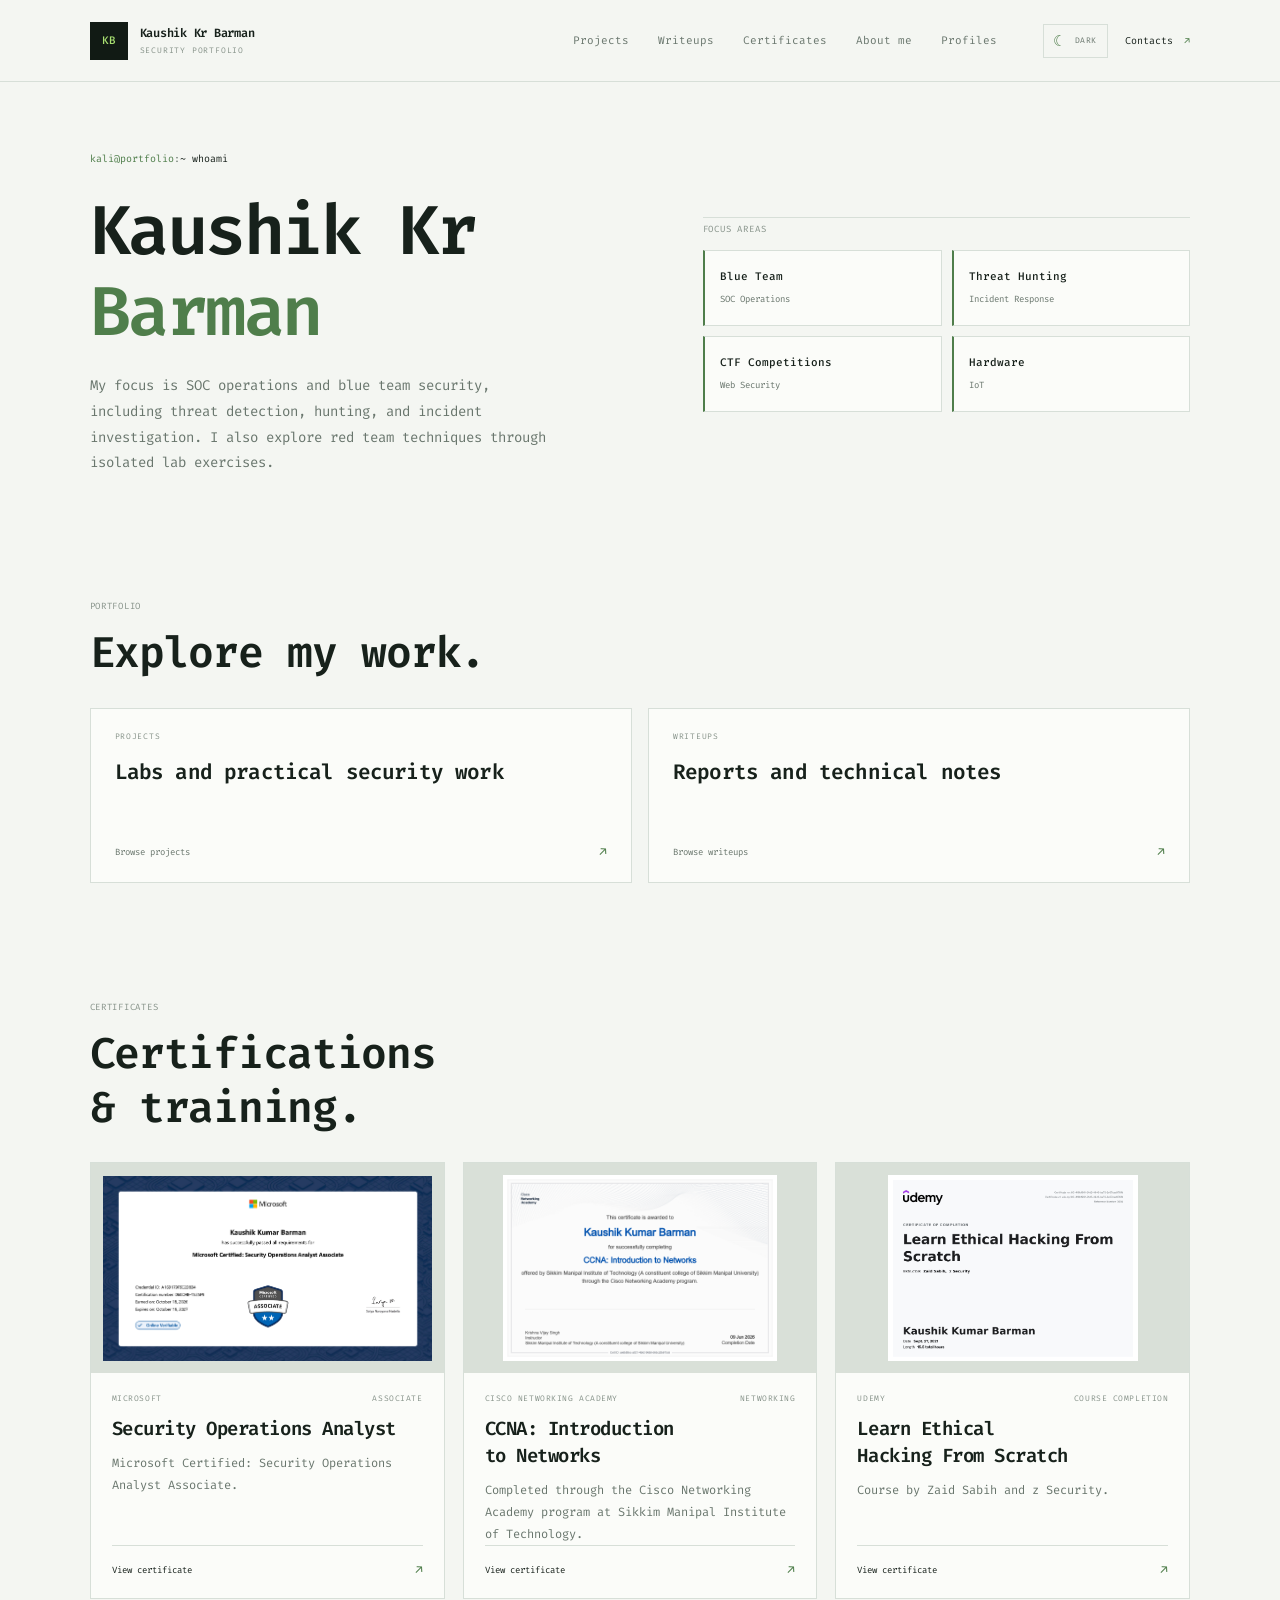
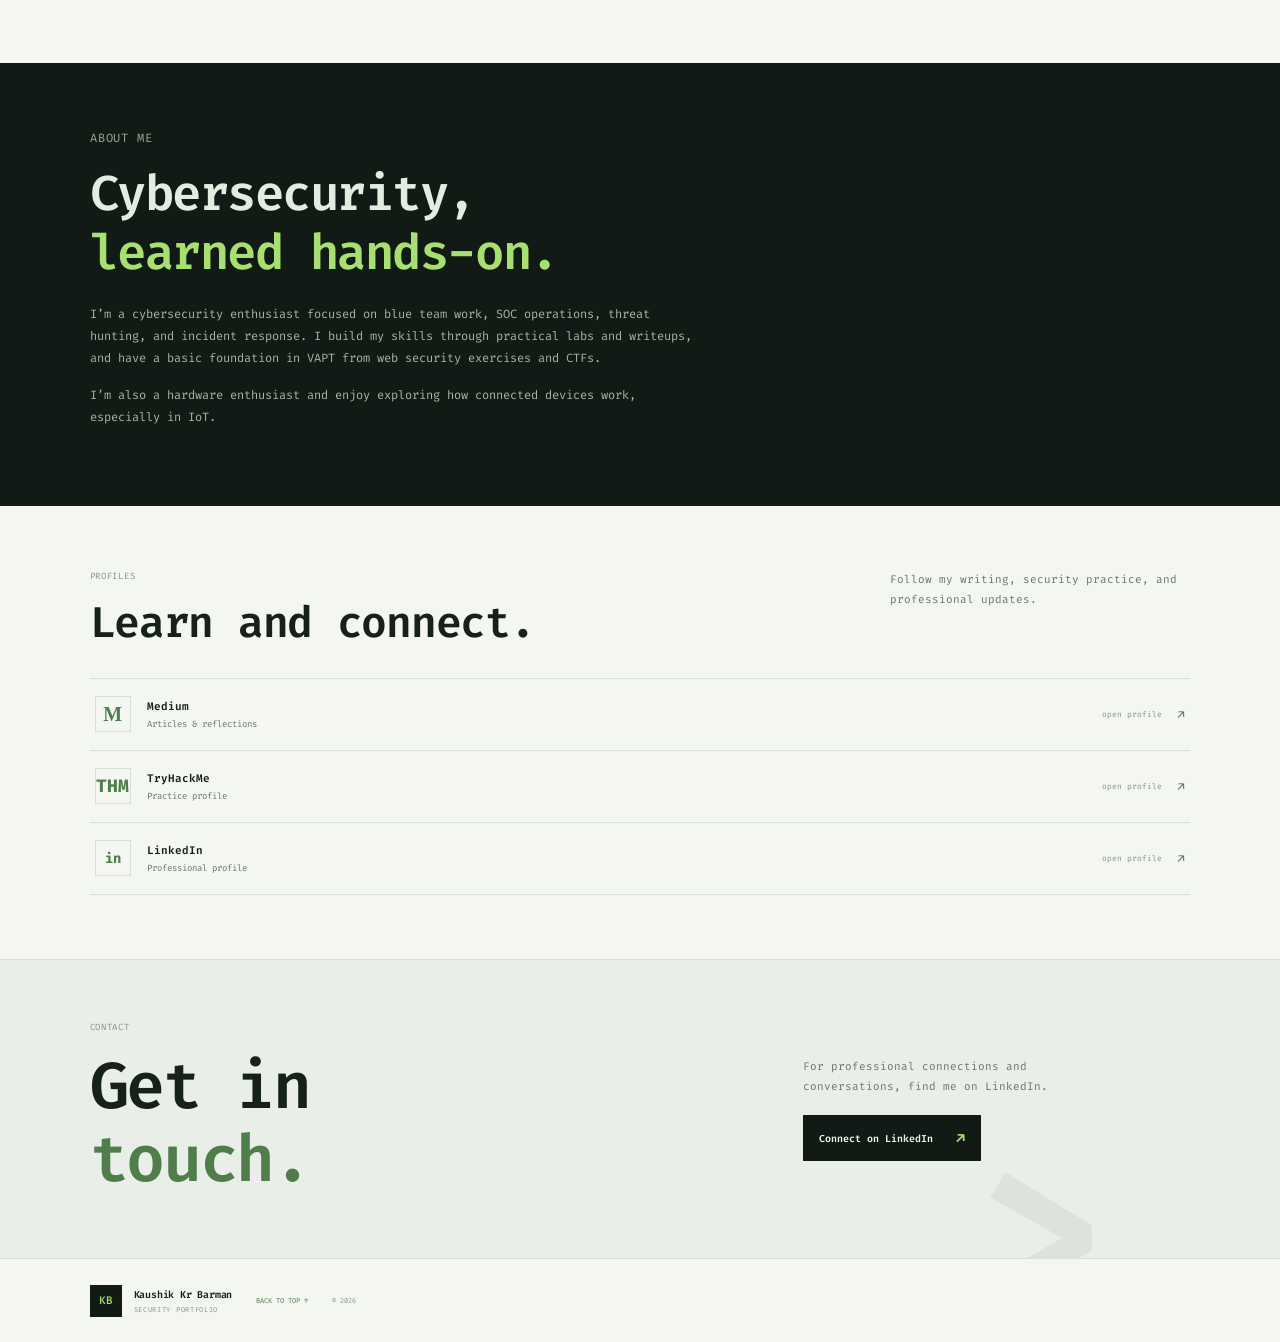
<file: index.html>
<!doctype html>
<html lang="en">
<head>
  <meta charset="utf-8">
  <meta name="viewport" content="width=device-width, initial-scale=1">
  <meta name="theme-color" content="#f4f6f2">
  <meta name="description" content="Kaushik Kr Barman — cybersecurity labs, reports, and technical writeups.">
  <title>Kaushik Kr Barman — Security Portfolio</title>
  <link rel="preconnect" href="https://fonts.googleapis.com">
  <link rel="preconnect" href="https://fonts.gstatic.com" crossorigin>
  <link href="https://fonts.googleapis.com/css2?family=Fira+Code:wght@400;500;600;700&display=swap" rel="stylesheet">
  <link rel="stylesheet" href="styles.css">
  <script src="script.js" defer></script>
</head>
<body>
  <a class="skip-link" href="#main">Skip to content</a>
  <header class="site-header">
    <a class="identity" href="#home" aria-label="Kaushik Kr Barman, home">
      <span class="identity-mark">KB</span>
      <span class="identity-copy"><strong>Kaushik Kr Barman</strong><small>SECURITY PORTFOLIO</small></span>
    </a>
    <button class="menu-toggle" type="button" aria-label="Open navigation" aria-expanded="false" aria-controls="site-nav"><span></span><span></span></button>
    <nav id="site-nav" class="site-nav" aria-label="Main navigation">
      <a href="projects.html">Projects</a><a href="writeups.html">Writeups</a><a href="#certificates-heading">Certificates</a><a href="#about">About me</a><a href="#profiles">Profiles</a>
    </nav>
    <div class="header-actions">
      <button class="theme-toggle" type="button" aria-label="Switch to dark mode" title="Switch to dark mode"><span class="theme-icon" aria-hidden="true">&#9680;</span><span class="theme-label">DARK</span></button>
      <a class="header-contact" href="#contact">Contacts <span aria-hidden="true">↗</span></a>
    </div>
  </header>

  <main id="main">
    <section class="hero page-wrap" id="home">
      <div class="hero-copy">
        <p class="prompt"><span>kali@portfolio</span>:<b>~</b> <em>whoami</em></p>
        <h1>Kaushik Kr<br><span>Barman</span></h1>
        <p class="hero-intro">My focus is SOC operations and blue team security, including threat detection, hunting, and incident investigation. I also explore red team techniques through isolated lab exercises.</p>
      </div>

      <aside class="interest-panel" aria-label="Professional focus areas">
        <h2>Focus areas</h2>
        <div class="interest-grid" role="list">
          <div class="interest-card" role="listitem"><span>Blue Team</span><b>SOC Operations</b></div>
          <div class="interest-card" role="listitem"><span>Threat Hunting</span><b>Incident Response</b></div>
          <div class="interest-card" role="listitem"><span>CTF Competitions</span><b>Web Security</b></div>
          <div class="interest-card" role="listitem"><span>Hardware</span><b>IoT</b></div>
        </div>
      </aside>
    </section>

    <section class="work-index page-wrap" id="work">
      <div class="section-heading"><div><p class="section-index">PORTFOLIO</p><h2>Explore my work.</h2></div></div>
      <div class="collection-links">
        <a class="collection-link" href="projects.html"><span class="collection-label">PROJECTS</span><strong>Labs and practical security work</strong><span class="collection-action">Browse projects <b>↗</b></span></a>
        <a class="collection-link" href="writeups.html"><span class="collection-label">WRITEUPS</span><strong>Reports and technical notes</strong><span class="collection-action">Browse writeups <b>↗</b></span></a>
      </div>
    </section>

    <section class="certificates-section page-wrap" id="certificates">
      <div class="section-heading"><div><p class="section-index">CERTIFICATES</p><h2 id="certificates-heading">Certifications &amp; training.</h2></div></div>
      <div class="certificate-grid">
        <article class="certificate-card">
          <a class="certificate-image" href="certificates/microsoft-security-operations-analyst.png" target="_blank" rel="noopener noreferrer" aria-label="View Microsoft Security Operations Analyst certificate image"><img src="certificates/microsoft-security-operations-analyst.png" loading="lazy" alt="Microsoft Certified: Security Operations Analyst Associate certificate"></a>
          <div class="certificate-detail"><p class="card-type"><span>MICROSOFT</span><span>ASSOCIATE</span></p><h3>Security Operations Analyst</h3><p>Microsoft Certified: Security Operations Analyst Associate.</p><a class="card-link" href="certificates/microsoft-security-operations-analyst.png" target="_blank" rel="noopener noreferrer">View certificate <b>↗</b></a></div>
        </article>
        <article class="certificate-card">
          <a class="certificate-image" href="certificates/ccna-introduction-to-networks-preview.png" target="_blank" rel="noopener noreferrer" aria-label="View CCNA: Introduction to Networks certificate"><img src="certificates/ccna-introduction-to-networks-preview.png" loading="lazy" alt="Cisco Networking Academy CCNA: Introduction to Networks certificate awarded to Kaushik Kumar Barman"></a>
          <div class="certificate-detail"><p class="card-type"><span>CISCO NETWORKING ACADEMY</span><span>NETWORKING</span></p><h3>CCNA: Introduction to Networks</h3><p>Completed through the Cisco Networking Academy program at Sikkim Manipal Institute of Technology.</p><a class="card-link" href="certificates/ccna-introduction-to-networks-preview.png" target="_blank" rel="noopener noreferrer">View certificate <b>↗</b></a></div>
        </article>
        <article class="certificate-card">
          <a class="certificate-image" href="certificates/learn-ethical-hacking-preview.jpg" target="_blank" rel="noopener noreferrer" aria-label="View Learn Ethical Hacking From Scratch certificate"><img src="certificates/learn-ethical-hacking-preview.jpg" loading="lazy" alt="Learn Ethical Hacking From Scratch certificate"></a>
          <div class="certificate-detail"><p class="card-type"><span>UDEMY</span><span>COURSE COMPLETION</span></p><h3>Learn Ethical Hacking From Scratch</h3><p>Course by Zaid Sabih and z Security.</p><a class="card-link" href="certificates/learn-ethical-hacking-preview.jpg" target="_blank" rel="noopener noreferrer">View certificate <b>↗</b></a></div>
        </article>
      </div>
    </section>

    <section class="about-section" id="about"><div class="page-wrap about-layout">
      <div class="about-copy"><p class="section-index">ABOUT ME</p><h2>Cybersecurity,<br><span>learned hands-on.</span></h2><p>I’m a cybersecurity enthusiast focused on blue team work, SOC operations, threat hunting, and incident response. I build my skills through practical labs and writeups, and have a basic foundation in VAPT from web security exercises and CTFs.</p><p>I’m also a hardware enthusiast and enjoy exploring how connected devices work, especially in IoT.</p></div>
    </div></section>

    <section class="profiles-section page-wrap" id="profiles"><div class="section-heading"><div><p class="section-index">PROFILES</p><h2>Learn and connect.</h2></div><p class="section-description">Follow my writing, security practice, and professional updates.</p></div>
      <div class="profile-list">
        <a href="https://medium.com/@chiefthinker" target="_blank" rel="noopener noreferrer"><span class="profile-icon medium-icon">M</span><span class="profile-name"><b>Medium</b><small>Articles &amp; reflections</small></span><span class="profile-command">open profile <b>↗</b></span></a>
        <a href="https://tryhackme.com/p/Kaushik01" target="_blank" rel="noopener noreferrer"><span class="profile-icon thm-icon">THM</span><span class="profile-name"><b>TryHackMe</b><small>Practice profile</small></span><span class="profile-command">open profile <b>↗</b></span></a>
        <a href="https://www.linkedin.com/in/kaushikbarman01/" target="_blank" rel="noopener noreferrer"><span class="profile-icon linkedin-icon">in</span><span class="profile-name"><b>LinkedIn</b><small>Professional profile</small></span><span class="profile-command">open profile <b>↗</b></span></a>
      </div>
    </section>

    <section class="contact-section" id="contact"><div class="page-wrap contact-inner"><div><p class="section-index">CONTACT</p><h2>Get in<br><span>touch.</span></h2></div><div class="contact-action"><p>For professional connections and conversations, find me on LinkedIn.</p><a class="button button-primary" href="https://www.linkedin.com/in/kaushikbarman01/" target="_blank" rel="noopener noreferrer">Connect on LinkedIn <span>↗</span></a></div><div class="contact-watermark" aria-hidden="true">&gt;_</div></div></section>
  </main>

  <footer class="site-footer"><a class="identity" href="#home"><span class="identity-mark">KB</span><span class="identity-copy"><strong>Kaushik Kr Barman</strong><small>SECURITY PORTFOLIO</small></span></a><a class="back-top" href="#home">BACK TO TOP ↑</a><span class="copyright">© <span id="year">2026</span></span></footer>
</body>
</html>
</file>
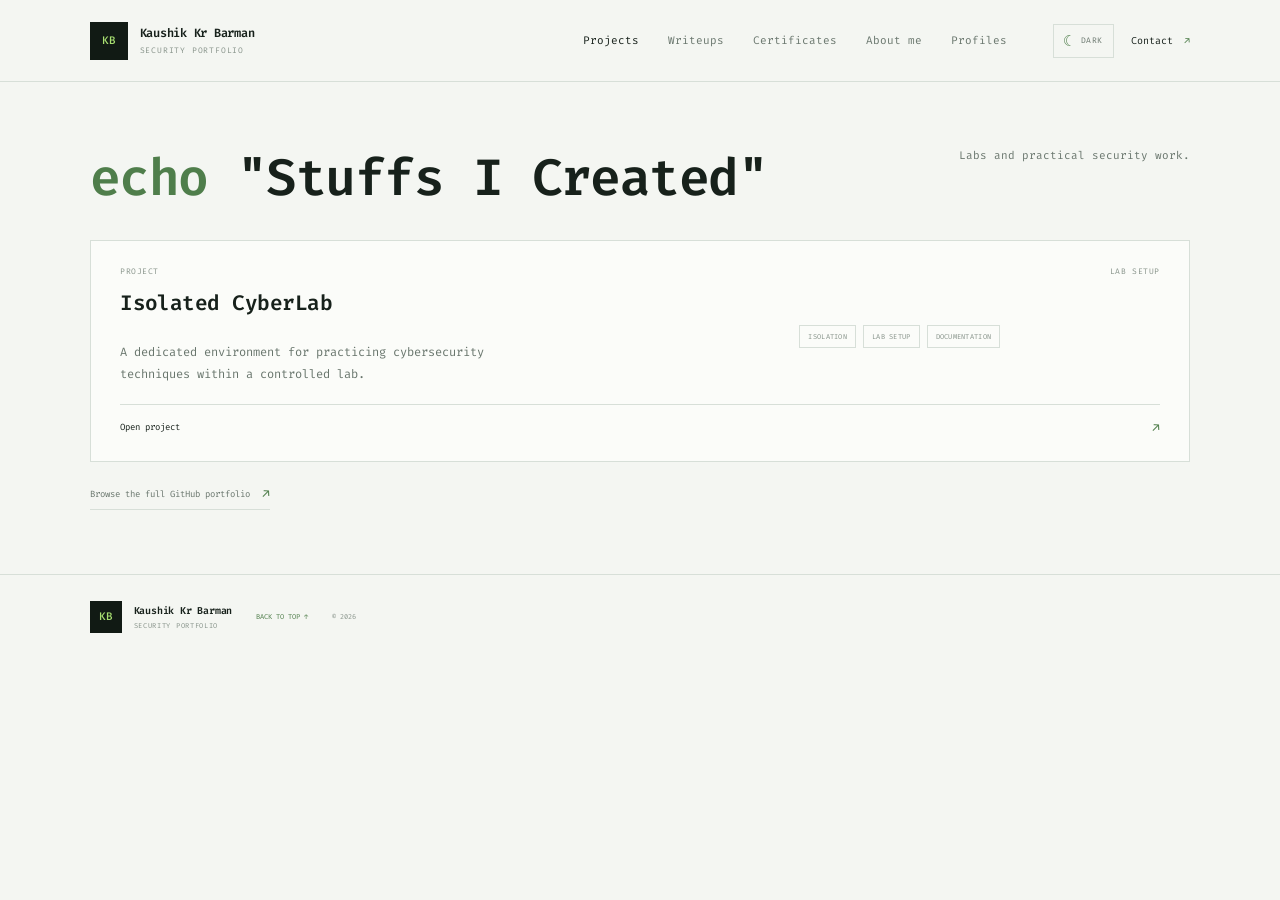
<file: projects.html>
<!doctype html>
<html lang="en">
<head>
  <meta charset="utf-8">
  <meta name="viewport" content="width=device-width, initial-scale=1">
  <meta name="theme-color" content="#f4f6f2">
  <meta name="description" content="Projects by Kaushik Kr Barman: cybersecurity labs and practical security work.">
  <title>Projects — Kaushik Kr Barman</title>
  <link rel="preconnect" href="https://fonts.googleapis.com">
  <link rel="preconnect" href="https://fonts.gstatic.com" crossorigin>
  <link href="https://fonts.googleapis.com/css2?family=Fira+Code:wght@400;500;600;700&display=swap" rel="stylesheet">
  <link rel="stylesheet" href="styles.css">
  <script src="script.js" defer></script>
</head>
<body>
  <a class="skip-link" href="#main">Skip to content</a>
  <header class="site-header">
    <a class="identity" href="index.html#home" aria-label="Kaushik Kr Barman, home"><span class="identity-mark">KB</span><span class="identity-copy"><strong>Kaushik Kr Barman</strong><small>SECURITY PORTFOLIO</small></span></a>
    <button class="menu-toggle" type="button" aria-label="Open navigation" aria-expanded="false" aria-controls="site-nav"><span></span><span></span></button>
    <nav id="site-nav" class="site-nav" aria-label="Main navigation">
      <a href="projects.html" aria-current="page">Projects</a><a href="writeups.html">Writeups</a><a href="index.html#certificates-heading">Certificates</a><a href="index.html#about">About me</a><a href="index.html#profiles">Profiles</a>
    </nav>
    <div class="header-actions"><button class="theme-toggle" type="button" aria-label="Switch to dark mode" title="Switch to dark mode"><span class="theme-icon" aria-hidden="true">&#9680;</span><span class="theme-label">DARK</span></button><a class="header-contact" href="index.html#contact">Contact <span aria-hidden="true">↗</span></a></div>
  </header>
  <main id="main">
    <section class="collection-page page-wrap" id="projects">
      <div class="section-heading"><div><h1 id="projects-heading"><code>echo</code> &quot;Stuffs I Created&quot;</h1></div><p class="section-description">Labs and practical security work.</p></div>
      <!-- Duplicate a project card in this grid to add another project. -->
      <div class="project-grid">
        <a class="project-card lab-card" href="https://github.com/Chief-Ethical-Programmer/Cybersecurity-Portfolio/tree/main/Lab-Setups/Isolated-CyberLab/Setup" target="_blank" rel="noopener noreferrer">
          <div class="project-detail"><p class="card-type"><span>PROJECT</span><span>LAB SETUP</span></p><h3>Isolated CyberLab</h3><p>A dedicated environment for practicing cybersecurity techniques within a controlled lab.</p><div class="tag-row"><span>ISOLATION</span><span>LAB SETUP</span><span>DOCUMENTATION</span></div><span class="card-link">Open project <b>↗</b></span></div>
        </a>
      </div>
      <a class="section-more" href="https://github.com/Chief-Ethical-Programmer/Cybersecurity-Portfolio" target="_blank" rel="noopener noreferrer">Browse the full GitHub portfolio <span>↗</span></a>
    </section>
  </main>
  <footer class="site-footer"><a class="identity" href="index.html#home"><span class="identity-mark">KB</span><span class="identity-copy"><strong>Kaushik Kr Barman</strong><small>SECURITY PORTFOLIO</small></span></a><a class="back-top" href="#projects">BACK TO TOP ↑</a><span class="copyright">© <span id="year">2026</span></span></footer>
</body>
</html>
</file>
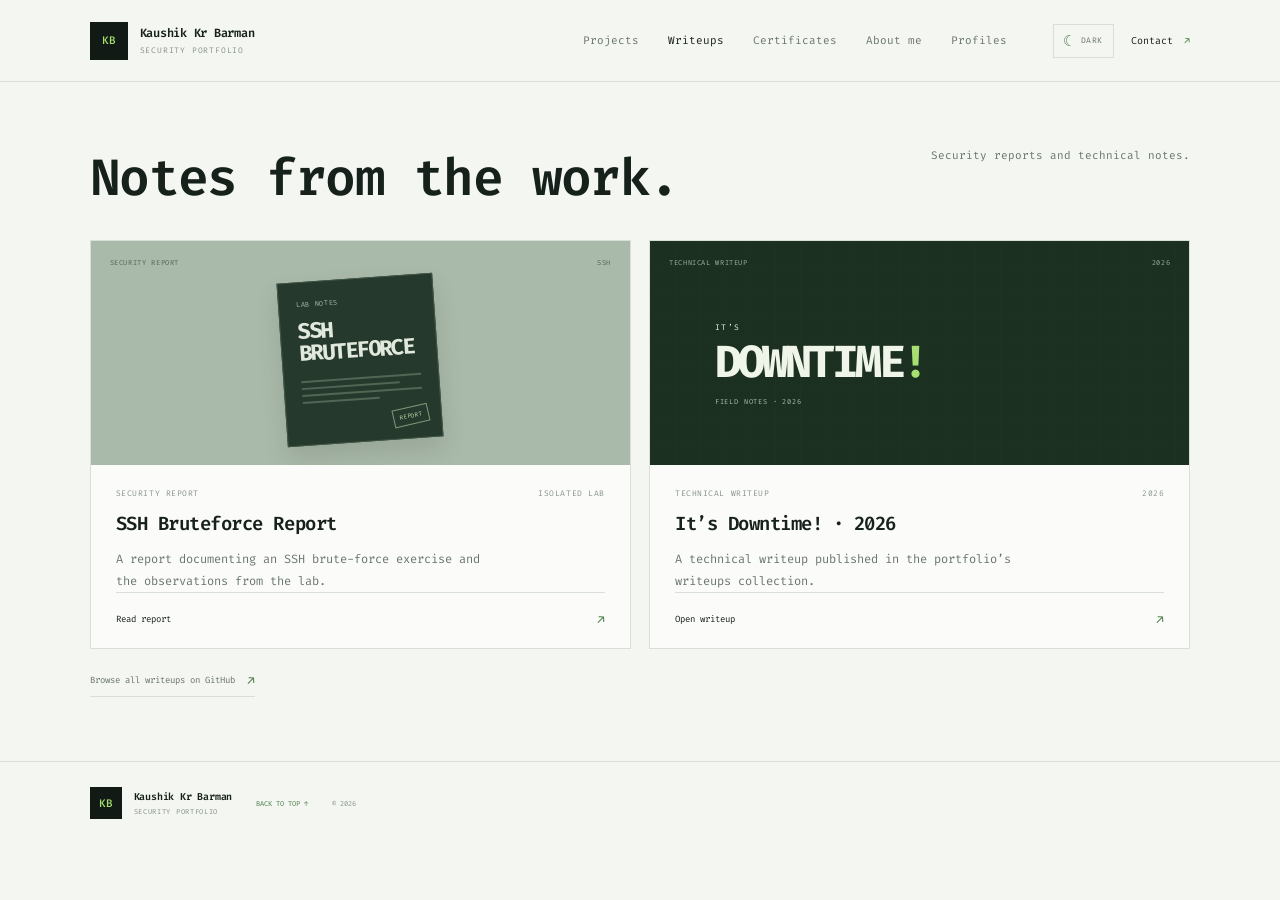
<file: writeups.html>
<!doctype html>
<html lang="en">
<head>
  <meta charset="utf-8">
  <meta name="viewport" content="width=device-width, initial-scale=1">
  <meta name="theme-color" content="#f4f6f2">
  <meta name="description" content="Security reports and technical writeups by Kaushik Kr Barman.">
  <title>Writeups — Kaushik Kr Barman</title>
  <link rel="preconnect" href="https://fonts.googleapis.com">
  <link rel="preconnect" href="https://fonts.gstatic.com" crossorigin>
  <link href="https://fonts.googleapis.com/css2?family=Fira+Code:wght@400;500;600;700&display=swap" rel="stylesheet">
  <link rel="stylesheet" href="styles.css">
  <script src="script.js" defer></script>
</head>
<body>
  <a class="skip-link" href="#main">Skip to content</a>
  <header class="site-header">
    <a class="identity" href="index.html#home" aria-label="Kaushik Kr Barman, home"><span class="identity-mark">KB</span><span class="identity-copy"><strong>Kaushik Kr Barman</strong><small>SECURITY PORTFOLIO</small></span></a>
    <button class="menu-toggle" type="button" aria-label="Open navigation" aria-expanded="false" aria-controls="site-nav"><span></span><span></span></button>
    <nav id="site-nav" class="site-nav" aria-label="Main navigation">
      <a href="projects.html">Projects</a><a href="writeups.html" aria-current="page">Writeups</a><a href="index.html#certificates-heading">Certificates</a><a href="index.html#about">About me</a><a href="index.html#profiles">Profiles</a>
    </nav>
    <div class="header-actions"><button class="theme-toggle" type="button" aria-label="Switch to dark mode" title="Switch to dark mode"><span class="theme-icon" aria-hidden="true">&#9680;</span><span class="theme-label">DARK</span></button><a class="header-contact" href="index.html#contact">Contact <span aria-hidden="true">↗</span></a></div>
  </header>
  <main id="main">
    <section class="collection-page page-wrap" id="writeups">
      <div class="section-heading"><div><h1 id="writeups-heading">Notes from the work.</h1></div><p class="section-description">Security reports and technical notes.</p></div>
      <!-- Duplicate a writeup card in this grid to add another report or writeup. -->
      <div class="writeup-grid">
        <a class="writeup-card" href="https://github.com/Chief-Ethical-Programmer/Cybersecurity-Portfolio/blob/main/Lab-Setups/Isolated-CyberLab/Reports/SSH%20Bruteforce%20report.md" target="_blank" rel="noopener noreferrer">
          <div class="writeup-art report-art"><div class="art-meta"><span>SECURITY REPORT</span><span>SSH</span></div><div class="report-page"><span class="paper-kicker">LAB NOTES</span><strong>SSH<br>BRUTEFORCE</strong><div class="paper-lines"><i></i><i></i><i></i><i></i></div><span class="paper-stamp">REPORT</span></div></div>
          <div class="writeup-detail"><p class="card-type"><span>SECURITY REPORT</span><span>ISOLATED LAB</span></p><h2>SSH Bruteforce Report</h2><p>A report documenting an SSH brute-force exercise and the observations from the lab.</p><span class="card-link">Read report <b>↗</b></span></div>
        </a>
        <a class="writeup-card" href="https://github.com/Chief-Ethical-Programmer/Cybersecurity-Portfolio/tree/main/Writeups/It's%20Downtime!%202026" target="_blank" rel="noopener noreferrer">
          <div class="writeup-art downtime-art"><div class="art-meta"><span>TECHNICAL WRITEUP</span><span>2026</span></div><div class="downtime-title"><span>IT’S</span><strong>DOWNTIME<span>!</span></strong><small>FIELD NOTES &#183; 2026</small></div><div class="downtime-grid" aria-hidden="true"></div></div>
          <div class="writeup-detail"><p class="card-type"><span>TECHNICAL WRITEUP</span><span>2026</span></p><h2>It’s Downtime! &#183; 2026</h2><p>A technical writeup published in the portfolio’s writeups collection.</p><span class="card-link">Open writeup <b>↗</b></span></div>
        </a>
      </div>
      <a class="section-more" href="https://github.com/Chief-Ethical-Programmer/Cybersecurity-Portfolio/tree/main/Writeups" target="_blank" rel="noopener noreferrer">Browse all writeups on GitHub <span>↗</span></a>
    </section>
  </main>
  <footer class="site-footer"><a class="identity" href="index.html#home"><span class="identity-mark">KB</span><span class="identity-copy"><strong>Kaushik Kr Barman</strong><small>SECURITY PORTFOLIO</small></span></a><a class="back-top" href="#writeups">BACK TO TOP ↑</a><span class="copyright">© <span id="year">2026</span></span></footer>
</body>
</html>
</file>
<file: styles.css>
:root{color-scheme:light;--bg:#f4f6f2;--surface:#fbfcf9;--surface-alt:#e9eee8;--ink:#17211b;--muted:#69766d;--faint:#87938a;--line:#d7dfd8;--accent:#4f7e4b;--accent-bright:#a8df71;--terminal:#111a14;--terminal-2:#1a281d;--terminal-text:#dce8dc;--mono:"Fira Code",monospace;--sans:"Fira Code",monospace;--display:"Fira Code",monospace}html[data-theme=dark]{color-scheme:dark;--bg:#101511;--surface:#171e19;--surface-alt:#1d2920;--ink:#e4ece4;--muted:#a4b0a5;--faint:#7f8d82;--line:#2c3830;--accent:#a9db80;--accent-bright:#bcf188;--terminal:#080d09;--terminal-2:#121c15;--terminal-text:#e0e9df}*{box-sizing:border-box}html{scroll-behavior:smooth;scroll-padding-top:90px}body{margin:0;background:var(--bg);color:var(--ink);font-family:var(--sans);-webkit-font-smoothing:antialiased;transition:background-color .25s,color .25s}a{color:inherit;text-decoration:none}button{font:inherit}.skip-link{position:absolute;top:-60px;left:18px;z-index:20;padding:12px 16px;background:var(--accent-bright);color:#142015}.skip-link:focus{top:14px}.page-wrap{width:min(1130px,86%);margin-inline:auto}
.site-header{height:82px;padding:0 7%;display:flex;align-items:center;gap:46px;background:var(--bg);border-bottom:1px solid var(--line);position:relative;z-index:10;transition:background-color .25s,border-color .25s}.identity{display:flex;align-items:center;gap:12px;flex:none}.identity-mark{width:38px;height:38px;display:grid;place-items:center;background:var(--terminal);color:var(--accent-bright);font:500 11px var(--mono);letter-spacing:-.08em}.identity-mark span{color:#ecf5e8}.identity-copy{display:flex;flex-direction:column;gap:4px}.identity-copy strong{font:600 12px var(--display);letter-spacing:-.02em}.identity-copy small{color:var(--faint);font:8px var(--mono);letter-spacing:.1em}.site-nav{display:flex;align-items:center;gap:29px;margin-left:auto}.site-nav a{color:var(--muted);font-size:11px;transition:color .2s}.site-nav a:hover{color:var(--accent)}.header-actions{display:flex;align-items:center;gap:17px}.theme-toggle{height:34px;display:flex;align-items:center;gap:7px;padding:0 9px;background:transparent;border:1px solid var(--line);color:var(--muted);font:8px var(--mono);letter-spacing:.06em;cursor:pointer}.theme-toggle:hover{border-color:var(--accent);color:var(--ink)}.theme-icon{color:var(--accent);font-size:15px}.theme-label{min-width:25px}.header-contact{font:10px var(--mono);color:var(--ink);white-space:nowrap}.header-contact span{color:var(--accent);padding-left:5px}.menu-toggle{display:none}
.hero{min-height:620px;display:grid;grid-template-columns:1fr .91fr;align-items:center;gap:8%;padding-block:78px 85px}.hero-copy{max-width:570px}.prompt{margin:0 0 26px;color:var(--muted);font:10px var(--mono)}.prompt span{color:var(--accent)}.prompt b{color:var(--ink);font-weight:400}.prompt em{color:var(--ink);font-style:normal}.eyebrow{margin:0 0 21px;color:var(--faint);font:9px var(--mono);letter-spacing:.11em}.eyebrow i{display:inline-block;width:6px;height:6px;background:var(--accent);border-radius:50%;margin-right:9px;box-shadow:0 0 0 4px color-mix(in srgb,var(--accent) 14%,transparent)}h1,h2,h3,p{margin-top:0}.hero h1{margin:0 0 23px;font:600 clamp(48px,6.1vw,76px)/1.03 var(--display);letter-spacing:-.075em}.hero h1 span{color:var(--accent)}.hero-intro{max-width:470px;margin-bottom:0;color:var(--muted);font-size:14px;line-height:1.8}.hero-actions{display:flex;align-items:center;gap:27px;margin-top:30px}.button{display:inline-flex;align-items:center;gap:23px;min-height:46px;padding:0 16px;font-size:10px;font-weight:600;transition:transform .2s,background .2s}.button:hover{transform:translateY(-2px)}.button-primary{background:var(--terminal);color:#f2f6f0}.button-primary:hover{background:#273a2b}.button-primary span{color:var(--accent-bright);font-size:15px}.link-arrow{font-size:10px;font-weight:600}.link-arrow span{margin-left:7px;color:var(--accent)}.hero-foot{display:flex;align-items:center;gap:11px;margin-top:59px;color:var(--faint);font:8px var(--mono);letter-spacing:.06em}.hero-foot>span{margin-right:4px}.hero-foot b{font-weight:400;color:var(--muted)}.hero-foot i{width:3px;height:3px;background:var(--accent);border-radius:50%}
.console{position:relative;isolation:isolate;min-height:355px;background:var(--terminal);color:var(--terminal-text);border:1px solid #344339;box-shadow:0 24px 60px #1020151a;overflow:hidden}.console-glow{position:absolute;z-index:-1;width:280px;height:280px;right:-130px;bottom:-170px;border-radius:50%;background:#a8df7114;filter:blur(45px)}.console-top,.console-bottom{height:43px;display:flex;align-items:center;padding:0 17px;border-bottom:1px solid #ffffff16;color:#9eaa9f;font:8px var(--mono);letter-spacing:.07em}.console-top>span:nth-child(2){margin-left:13px}.window-dots{display:flex;gap:4px}.window-dots i{width:6px;height:6px;border-radius:50%;background:#506252}.window-dots i:first-child{background:#a9cf79}.console-live{margin-left:auto!important;color:#a8b4a7}.console-live i{display:inline-block;width:5px;height:5px;margin-right:5px;border-radius:50%;background:var(--accent-bright)}.console-body{padding:21px 24px 17px;font:9px/1.8 var(--mono)}.console-body p{margin:0 0 6px;color:#adb9ae}.console-body p b{color:var(--accent-bright);font-weight:400}.code-muted{color:#68776a}.code-command{color:#d7e6cc}.console-output{padding-left:29px;margin-bottom:16px;color:#b5c5b6}.output-bracket,.code-green{color:var(--accent-bright)}.file-list{display:flex;gap:19px;padding-left:29px;margin:5px 0 16px;color:#b5c5b6}.file-list i{color:var(--accent-bright);font-style:normal;font-size:8px}.console-cursor{display:flex;align-items:center;gap:8px;padding-left:29px;color:#9daf9e}.console-cursor b{font-weight:400;color:var(--accent-bright)}.console-cursor i,.block-cursor{width:6px;height:11px;background:var(--accent-bright);animation:blink 1.2s steps(2) infinite}.console-bottom{height:35px;justify-content:space-between;border-top:1px solid #ffffff16;border-bottom:0;color:#728075;font-size:7px}.console-bottom b{color:var(--accent-bright);font-size:7px;padding-left:5px}@keyframes blink{to{visibility:hidden}}
.status-bar{min-height:49px;display:flex;align-items:center;overflow:auto;background:var(--terminal);color:#dce8dc;scrollbar-width:none}.status-bar::-webkit-scrollbar{display:none}.status-inner{width:min(1130px,86%);min-width:max-content;margin:auto;display:flex;align-items:center;gap:13px;font:8px var(--mono);letter-spacing:.05em}.status-prompt{color:var(--accent-bright)}.status-inner>b,.status-inner>i{color:#718472;font-style:normal}.status-cursor{color:var(--accent-bright);animation:blink 1.2s steps(2) infinite}
.content-section{padding-block:104px 92px}.section-heading{display:flex;justify-content:space-between;align-items:end;gap:35px;margin-bottom:33px}.section-index{margin:0 0 14px;color:var(--faint);font:9px var(--mono);letter-spacing:.08em}.section-index span{color:var(--accent);padding-inline:5px}.section-heading h2{max-width:610px;margin:0;font:600 clamp(30px,4vw,43px)/1.12 var(--display);letter-spacing:-.055em}.section-description{max-width:300px;margin:0 0 3px;color:var(--muted);font-size:11px;line-height:1.75}.project-card{display:grid;grid-template-columns:1.07fr .93fr;min-height:318px;background:var(--surface);border:1px solid var(--line);transition:border-color .2s,transform .2s,box-shadow .2s}.project-card:hover,.writeup-card:hover{transform:translateY(-3px);border-color:var(--accent);box-shadow:0 18px 38px #17251b12}.lab-preview{position:relative;min-height:318px;overflow:hidden;background:radial-gradient(ellipse at 48% 45%,#304635 0%,#1a281e 54%,#131c16 100%);color:#dce8dc}.grid-glow{position:absolute;inset:0;background-image:linear-gradient(#d5f0cf0d 1px,transparent 1px),linear-gradient(90deg,#d5f0cf0d 1px,transparent 1px);background-size:28px 28px;mask-image:linear-gradient(to bottom,black,transparent 92%)}.preview-heading,.preview-footer{position:absolute;z-index:1;left:22px;right:22px;display:flex;justify-content:space-between;color:#9caa9d;font:7px var(--mono);letter-spacing:.08em}.preview-heading{top:19px}.preview-footer{bottom:18px;color:#849386}.preview-footer b{color:var(--accent-bright);font-size:12px;padding-left:7px}.lab-terminal{position:absolute;z-index:1;left:50%;top:51%;transform:translate(-50%,-50%);width:min(75%,350px);background:#0c130e;border:1px solid #526452;box-shadow:0 20px 40px #0005}.lab-terminal-top{height:27px;display:flex;align-items:center;justify-content:space-between;padding:0 12px;background:#1b2a1e;border-bottom:1px solid #374938;color:#8c9a8e;font:7px var(--mono)}.lab-terminal-code{padding:16px 18px;color:#dce8dc;font:9px/2.2 var(--mono)}.lab-terminal-code .code-green{margin-left:5px}.block-cursor{display:inline-block;width:5px;height:9px;vertical-align:-1px}.project-detail{align-self:center;padding:38px 42px}.card-type{display:flex;justify-content:space-between;gap:10px;margin:0 0 17px;color:var(--faint);font:8px var(--mono);letter-spacing:.07em}.project-detail h3,.writeup-detail h3{margin:0 0 10px;font:600 25px var(--display);letter-spacing:-.05em}.project-detail>p:not(.card-type),.writeup-detail>p:not(.card-type){max-width:380px;margin:0;color:var(--muted);font-size:11px;line-height:1.8}.tag-row{display:flex;flex-wrap:wrap;gap:7px;margin-top:20px}.tag-row span{padding:6px 8px;border:1px solid var(--line);color:var(--faint);font:7px var(--mono);letter-spacing:.04em}.card-link{display:flex;justify-content:space-between;align-items:center;margin-top:27px;padding-top:13px;border-top:1px solid var(--line);font:9px var(--mono);color:var(--ink)}.card-link b{color:var(--accent);font-size:13px;font-weight:400}.section-more{display:inline-flex;gap:12px;align-items:center;margin-top:23px;border-bottom:1px solid var(--line);padding-bottom:7px;font:9px var(--mono);color:var(--muted)}.section-more span{color:var(--accent);font-size:13px}
.writeups-section{background:var(--surface-alt);padding-block:94px 90px;transition:background-color .25s}.writeup-grid{display:grid;grid-template-columns:1fr 1fr;gap:18px}.writeup-card{display:flex;flex-direction:column;background:var(--surface);border:1px solid var(--line);transition:border-color .2s,transform .2s,box-shadow .2s}.writeup-art{height:224px;position:relative;overflow:hidden}.report-art{background:#aabaaa}.art-meta{position:absolute;top:17px;left:19px;right:19px;z-index:1;display:flex;justify-content:space-between;color:#526557;font:7px var(--mono);letter-spacing:.09em}.report-page{position:absolute;left:50%;top:53%;transform:translate(-50%,-50%) rotate(-4deg);width:156px;height:164px;padding:17px 17px;background:#26392d;border:1px solid #435847;box-shadow:0 12px 24px #15221820;color:#e0e9dc}.paper-kicker{display:block;margin-bottom:13px;color:#a8b7a7;font:7px var(--mono);letter-spacing:.09em}.report-page strong{font:700 22px/.95 var(--display);letter-spacing:-.07em}.paper-lines{display:grid;gap:5px;margin-top:15px}.paper-lines i{height:2px;background:#526655}.paper-lines i:nth-child(2){width:82%}.paper-lines i:nth-child(4){width:64%}.paper-stamp{position:absolute;right:12px;bottom:13px;padding:4px 5px;border:1px solid #81977a;color:#c7dfb0;font:6px/1.35 var(--mono);transform:rotate(-9deg)}.art-number{position:absolute;right:13px;bottom:-24px;color:#16251c0d;font:700 108px/.9 var(--display);letter-spacing:-.1em}.downtime-art{background:#1b3021;color:#eff5e9}.downtime-grid{position:absolute;inset:0;opacity:.45;background-image:linear-gradient(#b9ed7909 1px,transparent 1px),linear-gradient(90deg,#b9ed7909 1px,transparent 1px);background-size:25px 25px}.downtime-art .art-meta{color:#9eaf9c}.downtime-title{position:absolute;z-index:1;left:50%;top:53%;transform:translate(-50%,-50%);width:76%}.downtime-title>span{font:8px var(--mono);letter-spacing:.18em}.downtime-title strong{display:block;margin-top:5px;font:700 clamp(30px,4vw,45px)/.98 var(--display);letter-spacing:-.08em}.downtime-title strong span{color:var(--accent-bright)}.downtime-title small{display:block;margin-top:13px;color:#acbca7;font:7px var(--mono);letter-spacing:.12em}.downtime-art .art-number{color:#eff5e90b}.writeup-detail{flex:1;padding:23px 25px 20px}.writeup-detail h3{font-size:19px}.writeup-detail .card-type{margin-bottom:12px}.writeup-detail .card-link{margin-top:21px}
.about-section{padding-block:95px;background:var(--terminal);color:#e3ece1}.about-layout{display:grid;grid-template-columns:.65fr 1.35fr;gap:10%}.about-index .section-index{color:#879589}.index-glyph{margin-top:38px;color:var(--accent-bright);font:600 61px/.9 var(--display);letter-spacing:-.09em}.index-glyph span{display:block;margin-top:7px;color:#66806a;font-size:35px}.about-caption{margin:22px 0 0;color:#849286;font:7px var(--mono);letter-spacing:.1em}.about-copy h2{margin:0 0 21px;font:600 clamp(34px,4.5vw,49px)/1.07 var(--display);letter-spacing:-.06em}.about-copy h2 span{color:var(--accent-bright)}.about-copy>p{max-width:610px;margin:0 0 14px;color:#a8b4a8;font-size:12px;line-height:1.85}.principles{display:grid;grid-template-columns:repeat(3,1fr);gap:13px;margin-top:32px;padding-top:18px;border-top:1px solid #ffffff25}.principles div{display:flex;flex-direction:column;gap:9px}.principles span{color:var(--accent-bright);font:8px var(--mono)}.principles b{font:500 10px var(--sans)}
.profiles-section{padding-block:99px 100px}.profile-list{border-top:1px solid var(--line)}.profile-list>a{display:flex;align-items:center;gap:16px;min-height:72px;padding:12px 5px;border-bottom:1px solid var(--line);transition:padding .2s,background-color .2s}.profile-list>a:hover{padding-inline:12px;background:var(--surface)}.profile-icon{width:36px;height:36px;display:grid;place-items:center;border:1px solid var(--line);color:var(--accent);font-weight:700}.medium-icon{font:700 20px Georgia}.thm-icon{font-size:18px}.linkedin-icon{font-size:14px}.profile-name{display:flex;flex-direction:column;gap:4px}.profile-name b{font:600 11px var(--display)}.profile-name small{color:var(--muted);font-size:9px}.profile-command{display:flex;gap:15px;align-items:center;margin-left:auto;color:var(--faint);font:8px var(--mono)}.profile-command b{color:var(--accent);font-size:13px;font-weight:400}
.contact-section{overflow:hidden;background:var(--surface-alt);border-top:1px solid var(--line)}.contact-inner{position:relative;display:grid;grid-template-columns:1fr .62fr;align-items:center;gap:8%;padding-block:76px}.contact-inner .section-index{margin-bottom:18px}.contact-inner h2{position:relative;z-index:1;margin:0;font:600 clamp(39px,6vw,65px)/.98 var(--display);letter-spacing:-.07em}.contact-inner h2 span{color:var(--accent)}.contact-action{position:relative;z-index:1}.contact-action p{max-width:270px;color:var(--muted);font-size:11px;line-height:1.8}.contact-action .button{margin-top:7px}.contact-watermark{position:absolute;right:2%;bottom:-75px;color:color-mix(in srgb,var(--accent) 9%,transparent);font:700 220px/.9 var(--mono);letter-spacing:-.16em;pointer-events:none}
.site-footer{min-height:84px;padding:15px 7%;display:flex;align-items:center;gap:24px;border-top:1px solid var(--line)}.site-footer .identity-mark{width:32px;height:32px}.site-footer .identity-copy strong{font-size:10px}.site-footer .identity-copy small{font-size:7px}.footer-note{margin-left:auto;color:var(--faint);font:8px var(--mono)}.back-top,.copyright{color:var(--faint);font:7px var(--mono);white-space:nowrap}.back-top{color:var(--accent)}
@media(max-width:950px){.site-header{gap:24px;padding-inline:5%}.site-nav{gap:18px}.header-actions{gap:11px}.page-wrap{width:90%}.hero{gap:5%}.hero h1{font-size:clamp(46px,6vw,65px)}.project-detail{padding:30px}.status-inner{width:90%}.site-footer{padding-inline:5%}}
@media(max-width:700px){html{scroll-padding-top:75px}.site-header{height:70px;padding-inline:5%;gap:0}.identity{margin-right:auto}.identity-mark{width:34px;height:34px}.identity-copy strong{font-size:11px}.header-actions{margin-left:10px}.header-contact{display:none}.theme-toggle{height:32px;padding-inline:7px}.menu-toggle{order:4;width:36px;height:34px;margin-left:8px;display:flex;flex-direction:column;justify-content:center;align-items:center;gap:5px;background:transparent;border:1px solid var(--line);cursor:pointer}.menu-toggle span{width:14px;height:1px;background:var(--ink);transition:transform .2s}.menu-toggle[aria-expanded=true] span:first-child{transform:translateY(3px) rotate(45deg)}.menu-toggle[aria-expanded=true] span:last-child{transform:translateY(-3px) rotate(-45deg)}.site-nav{display:none;position:absolute;top:69px;left:0;right:0;margin:0;padding:14px 5% 20px;background:var(--bg);border-bottom:1px solid var(--line);flex-direction:column;align-items:stretch;gap:0}.site-nav.is-open{display:flex}.site-nav a{padding:12px 0;border-bottom:1px solid var(--line)}.site-nav a:last-child{border-bottom:0}.hero{min-height:auto;grid-template-columns:1fr;padding-block:61px 54px;gap:43px}.hero-copy{max-width:540px}.hero h1{font-size:clamp(48px,11.5vw,67px)}.hero-intro{font-size:13px}.hero-foot{margin-top:39px;gap:8px;font-size:7px}.console{min-height:337px}.console-body{padding-inline:18px}.status-bar{min-height:46px}.status-inner{width:90%;gap:11px;font-size:7px}.content-section{padding-block:74px 68px}.section-heading{display:block;margin-bottom:26px}.section-heading h2{font-size:34px}.section-description{margin-top:13px;max-width:390px}.project-card{grid-template-columns:1fr}.lab-preview{min-height:260px}.project-detail{padding:25px 22px 22px}.project-detail h3{font-size:22px}.writeups-section{padding-block:70px}.writeup-grid{grid-template-columns:1fr;gap:15px}.writeup-art{height:215px}.writeup-detail{padding:21px}.about-section{padding-block:72px}.about-layout{grid-template-columns:1fr;gap:31px}.index-glyph{margin-top:20px;font-size:49px}.index-glyph span{display:inline;margin-left:8px;font-size:29px}.about-caption{margin-top:10px}.about-copy h2{font-size:37px}.principles{gap:8px}.principles b{font-size:9px}.profiles-section{padding-block:72px}.profile-list>a{min-height:67px}.profile-command{font-size:7px;gap:8px}.contact-inner{grid-template-columns:1fr;gap:29px;padding-block:65px}.contact-inner h2{font-size:52px}.contact-action p{max-width:310px}.contact-watermark{font-size:150px;bottom:-45px;right:-5%}.site-footer{padding:16px 5%;gap:16px;flex-wrap:wrap}.footer-note{display:none}.site-footer .identity{margin-right:auto}.back-top{order:3}.copyright{order:4}}
@media(max-width:380px){.identity-copy strong{font-size:10px}.theme-label{display:none}.theme-toggle{width:33px;justify-content:center}.hero h1{font-size:47px}.hero-foot{gap:6px;font-size:6px}.contact-inner h2{font-size:46px}}
@media(prefers-reduced-motion:reduce){*,*::before,*::after{scroll-behavior:auto!important;animation-duration:.01ms!important;animation-iteration-count:1!important;transition-duration:.01ms!important}}
@media print{.site-header,.status-bar,.hero-actions,.section-more,.contact-section,.site-footer,.menu-toggle,.theme-toggle{display:none!important}body{background:#fff;color:#111}.hero{min-height:auto;padding:25px 0}.console{display:none}.project-card,.writeup-card{break-inside:avoid}.writeup-grid{grid-template-columns:1fr 1fr}}

/* Content grids automatically add columns as cards are added. */
.project-grid,.writeup-grid{display:grid;grid-template-columns:repeat(auto-fit,minmax(min(100%,320px),1fr));gap:18px;align-items:stretch}
.console{min-height:286px}
.console-body{padding-bottom:20px}
.console-cursor{margin-top:7px}
.project-card,.writeup-card{min-width:0;height:auto}
.project-card{display:flex;flex-direction:column}
.lab-preview{min-height:225px;flex:none}
.project-detail{display:flex;align-self:stretch;width:auto;flex:1;flex-direction:column;align-items:stretch;padding:23px 25px 21px}
.project-detail h3{font-size:21px}
.project-detail .card-link{margin-top:auto;padding-top:14px}
.writeup-detail{display:flex;flex:1;flex-direction:column;align-items:stretch}
.writeup-detail .card-link{margin-top:auto;padding-top:18px}
.about-layout{display:block;max-width:820px}
.about-copy .section-index{margin-bottom:16px;color:#99a797}
.about-copy h2{margin-bottom:20px}
.principles{grid-template-columns:repeat(auto-fit,minmax(140px,1fr));gap:12px}
.principles div{min-height:32px}
.principles b{color:#dfe9de;font-size:10px}
@media(min-width:701px){.project-grid:has(> .project-card:only-child)>.project-card{display:grid;grid-template-columns:minmax(0,1fr) minmax(0,.9fr);min-height:315px}.project-grid:has(> .project-card:only-child)>.project-card>.lab-preview{height:auto;min-height:315px}.project-grid:has(> .project-card:only-child)>.project-card>.project-detail{height:auto;align-self:stretch;padding:clamp(26px,3vw,42px)}}
@media(max-width:700px){.project-grid,.writeup-grid{grid-template-columns:repeat(auto-fit,minmax(min(100%,290px),1fr));gap:14px}.project-detail{padding:22px}.writeup-detail{padding:20px}.about-layout{max-width:none}}
#projects-heading,#writeups-heading{scroll-margin-top:20px}
.section-heading h2 code{font:inherit;color:var(--accent)}
.hero{min-height:570px;padding-block:64px 72px;gap:7%}
.hero h1{font-size:clamp(46px,5.5vw,70px);line-height:1.04;margin-bottom:21px}
.hero-intro{max-width:465px;font-size:14px;line-height:1.72}
.console{min-height:315px}
.console-body{padding-block:17px 20px}
@media(max-width:700px){.hero{padding-block:54px 45px;gap:34px}.hero h1{font-size:clamp(48px,11vw,64px)}.hero-intro{font-size:13px}.console{min-height:270px}}
.interest-panel{align-self:center;padding:5px 0 0;border-top:1px solid var(--line)}
.interest-panel h2{margin:0;padding:0 0 15px;color:var(--faint);font:9px var(--mono);letter-spacing:.09em;text-transform:uppercase}
.interest-row{min-height:53px;display:grid;grid-template-columns:1fr 1fr;align-items:center;gap:14px;border-top:1px solid var(--line);font-size:11px}
.interest-row span{color:var(--ink)}
.interest-row b{color:var(--muted);font-size:10px;font-weight:400;text-align:right}
@media(max-width:700px){.interest-panel{width:100%;max-width:540px}.interest-row{min-height:48px}}
@media(min-width:701px){.project-grid:has(>.project-card:only-child){grid-template-columns:minmax(0,1fr)}.project-grid:has(>.project-card:only-child)>.project-card{display:block;min-height:0}.project-grid:has(>.project-card:only-child)>.project-card>.project-detail{display:grid;grid-template-columns:minmax(0,1.2fr) minmax(220px,.8fr);grid-template-areas:"type type" "title tags" "description tags" "link link";align-items:center;gap:12px 32px;padding:28px 34px}.project-grid:has(>.project-card:only-child) .card-type{grid-area:type;margin:0}.project-grid:has(>.project-card:only-child) .project-detail h3{grid-area:title}.project-grid:has(>.project-card:only-child) .project-detail>p:not(.card-type){grid-area:description;margin:0}.project-grid:has(>.project-card:only-child) .project-detail .tag-row{grid-area:tags;margin:0}.project-grid:has(>.project-card:only-child) .project-detail .card-link{grid-area:link;margin:7px 0 0}}
@media(max-width:700px){.project-detail{display:flex;align-self:stretch;width:auto;min-height:0;padding:22px}.project-detail .card-link{margin-top:22px}}
.certificates-section{padding-block:96px 100px}
.certificate-grid{display:grid;grid-template-columns:repeat(auto-fit,minmax(min(100%,300px),1fr));gap:18px;align-items:stretch}
.certificate-card{display:flex;min-width:0;flex-direction:column;background:var(--surface);border:1px solid var(--line);transition:border-color .2s,transform .2s,box-shadow .2s}
.certificate-card:hover{transform:translateY(-3px);border-color:var(--accent);box-shadow:0 18px 38px #17251b12}
.certificate-image,.certificate-art{height:210px;flex:none;overflow:hidden}
.certificate-image{display:flex;align-items:center;justify-content:center;padding:12px;background:#d9e0d8}
html[data-theme=dark] .certificate-image{background:#27332a}
.certificate-image img{display:block;width:100%;height:100%;object-fit:contain}
.certificate-art{position:relative;display:flex;flex-direction:column;justify-content:center;gap:8px;padding:24px;color:#e8f0e7}
.certificate-art::after{content:"";position:absolute;inset:0;pointer-events:none;background:linear-gradient(130deg,transparent 50%,#ffffff08 50%)}
.certificate-art span,.certificate-art small{position:relative;z-index:1;color:#b7c6b7;font:8px var(--mono);letter-spacing:.09em}
.certificate-art strong{position:relative;z-index:1;font:600 43px/.98 var(--display);letter-spacing:-.07em}
.ccna-art{background:linear-gradient(135deg,#17394b,#1b2f26)}
.ccna-art::before{content:"";position:absolute;inset:0;background-image:linear-gradient(#d1f2d10b 1px,transparent 1px),linear-gradient(90deg,#d1f2d10b 1px,transparent 1px);background-size:24px 24px}
.ccna-art small{color:#a8df71}
.udemy-art{background:linear-gradient(135deg,#312a40,#202b25)}
.udemy-art strong{font-size:38px}
.certificate-detail{display:flex;flex:1;flex-direction:column;align-items:stretch;padding:20px 21px}
.certificate-detail .card-type{margin-bottom:12px}
.certificate-detail h3{margin:0 0 9px;font:600 19px/1.2 var(--display);letter-spacing:-.04em}
.certificate-detail>p:not(.card-type){margin:0;color:var(--muted);font-size:10px;line-height:1.7}
.certificate-detail .card-link{margin-top:auto;padding-top:15px}
html[data-theme=dark] .certificate-image img{mix-blend-mode:normal}
@media(max-width:700px){.certificates-section{padding-block:70px}.certificate-grid{grid-template-columns:repeat(auto-fit,minmax(min(100%,290px),1fr));gap:14px}.certificate-image,.certificate-art{height:200px}.certificate-detail{padding:19px}}
@media(min-width:2800px){.certificate-grid{grid-template-columns:repeat(auto-fit,minmax(min(100%,22vw),1fr));gap:1.2vw}.certificates-section{padding-block:5vw}.certificate-image,.certificate-art{height:18vw;max-height:600px}.certificate-detail{padding:1.7vw}.certificate-detail h3{font-size:clamp(20px,1.4vw,42px)}.certificate-detail>p:not(.card-type){font-size:clamp(12px,.7vw,23px)}}
@media(min-width:701px) and (max-width:950px){.site-header{gap:16px}.site-nav{gap:12px}.header-actions{gap:8px}}
/* Keep the full navigation from compressing between phone and desktop widths. */
@media(min-width:701px) and (max-width:820px){
  .site-header{height:70px;padding-inline:5%;gap:0}
  .identity{margin-right:auto}
  .header-actions{margin-left:10px}
  .header-contact{display:none}
  .menu-toggle{order:4;width:36px;height:34px;margin-left:8px;display:flex;flex-direction:column;justify-content:center;align-items:center;gap:5px;background:transparent;border:1px solid var(--line);cursor:pointer}
  .menu-toggle span{width:14px;height:1px;background:var(--ink);transition:transform .2s}
  .menu-toggle[aria-expanded=true] span:first-child{transform:translateY(3px) rotate(45deg)}
  .menu-toggle[aria-expanded=true] span:last-child{transform:translateY(-3px) rotate(-45deg)}
  .site-nav{display:none;position:absolute;top:69px;left:0;right:0;margin:0;padding:14px 5% 20px;background:var(--bg);border-bottom:1px solid var(--line);flex-direction:column;align-items:stretch;gap:0}
  .site-nav.is-open{display:flex}
  .site-nav a{padding:12px 0;border-bottom:1px solid var(--line)}
  .site-nav a:last-child{border-bottom:0}
}
.interest-row{grid-template-columns:minmax(0,1fr) auto minmax(0,1fr);gap:12px}
.interest-row i{color:var(--accent);font-style:normal;text-align:center}
.interest-row b{text-align:left}
.site-nav a[aria-current=page]{color:var(--ink)}
.work-index{padding-block:76px 84px}
.collection-links{display:grid;grid-template-columns:repeat(auto-fit,minmax(min(100%,300px),1fr));gap:16px}
.collection-link{min-height:175px;display:flex;flex-direction:column;padding:22px 24px;background:var(--surface);border:1px solid var(--line);transition:border-color .2s,transform .2s,background-color .2s}
.collection-link:hover{transform:translateY(-3px);border-color:var(--accent)}
.collection-label{margin-bottom:18px;color:var(--faint);font:8px var(--mono);letter-spacing:.09em}
.collection-link>strong{font:600 21px/1.2 var(--display);letter-spacing:-.04em}
.collection-action{display:flex;justify-content:space-between;align-items:center;margin-top:auto;padding-top:16px;color:var(--muted);font:9px var(--mono)}
.collection-action b{color:var(--accent);font-size:13px;font-weight:400}
.collection-page{padding-block:85px 100px}
.collection-page .section-heading h1{max-width:800px;margin:0;font:600 clamp(34px,4vw,54px)/1.1 var(--display);letter-spacing:-.055em}
.collection-page .section-heading h1 code{font:inherit;color:var(--accent)}
.collection-page .section-heading{margin-bottom:30px}
.collection-page .project-grid:has(>.project-card:only-child)>.project-card>.project-detail{min-height:250px}
.collection-page .writeup-detail h2{margin:0 0 10px;font:600 19px/1.2 var(--display);letter-spacing:-.04em}
.collection-page .writeup-detail .card-link{margin-top:auto}
@media(max-width:700px){.work-index{padding-block:62px}.collection-link{min-height:150px;padding:20px}.collection-page{padding-block:62px 72px}.collection-page .section-heading h1{font-size:34px}}
@media(min-width:2800px){.work-index{padding-block:5vw}.collection-links{grid-template-columns:repeat(auto-fit,minmax(min(100%,22vw),1fr));gap:1.2vw}.collection-link{min-height:9vw;padding:1.7vw}.collection-label{font-size:clamp(9px,.5vw,18px)}.collection-link>strong{font-size:clamp(22px,1.6vw,48px)}.collection-action{font-size:clamp(10px,.55vw,18px)}.collection-page{padding-block:5vw}.collection-page .section-heading h1{font-size:clamp(40px,2.5vw,80px)}}
/* Let the layout expand when browser zoom-out creates a very wide CSS viewport. */
@media(min-width:2800px){
  .page-wrap,.status-inner{width:92vw;max-width:none}
  .site-header{height:5vw;min-height:82px;padding-inline:4vw;gap:3vw}
  .identity-mark{width:2vw;height:2vw;min-width:38px;min-height:38px;font-size:clamp(11px,.55vw,20px)}
  .identity-copy strong{font-size:clamp(12px,.7vw,25px)}
  .identity-copy small{font-size:clamp(8px,.42vw,15px)}
  .site-nav{gap:2vw}.site-nav a{font-size:clamp(11px,.65vw,22px)}
  .header-actions{gap:1.3vw}.theme-toggle{height:2vw;min-height:34px;font-size:clamp(8px,.45vw,16px)}.header-contact{font-size:clamp(10px,.55vw,19px)}
  .hero{min-height:auto;padding-block:5vw 5.5vw;gap:6vw}
  .hero-copy,.hero-intro,.interest-panel,.about-layout,.about-copy>p,.section-heading h2,.section-description,.contact-action p{max-width:none}
  .hero h1{font-size:clamp(70px,4vw,150px)}.hero-intro{font-size:clamp(16px,1vw,30px);line-height:1.65}
  .hero-actions{gap:2vw;margin-top:2vw}.button{min-height:2.8vw;padding-inline:1vw;font-size:clamp(10px,.55vw,19px)}.link-arrow{font-size:clamp(10px,.55vw,19px)}
  .interest-panel h2{font-size:clamp(9px,.5vw,18px)}.interest-row{min-height:3.3vw;font-size:clamp(11px,.65vw,22px)}.interest-row b{font-size:clamp(10px,.58vw,20px)}
  .content-section,.profiles-section{padding-block:5vw}
  .section-heading{gap:4vw;margin-bottom:2vw}.section-heading h2{font-size:clamp(34px,2.5vw,85px)}.section-description{font-size:clamp(12px,.75vw,24px)}
  .project-grid,.writeup-grid{grid-template-columns:repeat(auto-fit,minmax(min(100%,22vw),1fr));gap:1.2vw}
  .project-detail,.writeup-detail{padding:1.7vw}.project-detail h3,.writeup-detail h3{font-size:clamp(20px,1.4vw,42px)}.project-detail>p:not(.card-type),.writeup-detail>p:not(.card-type){font-size:clamp(12px,.7vw,23px)}
  .writeup-art{height:18vw;max-height:600px}.writeups-section{padding-block:4.5vw}
  .about-section{padding-block:5vw}.about-copy h2{font-size:clamp(36px,2.7vw,90px)}.about-copy>p{font-size:clamp(13px,.75vw,24px)}
  .profile-name b{font-size:clamp(11px,.7vw,23px)}.profile-name small{font-size:clamp(9px,.55vw,18px)}
  .contact-inner{padding-block:4vw}.contact-inner h2{font-size:clamp(42px,4vw,130px)}.contact-action p{font-size:clamp(12px,.7vw,23px)}
  .site-footer{padding-inline:4vw}.back-top,.copyright{font-size:clamp(8px,.45vw,16px)}
}

/* Fira Code typography: keep headings open and readable at every scale. */
h1,h2,h3{letter-spacing:-.025em;text-wrap:balance}
.hero h1{font-size:clamp(40px,5.4vw,150px);line-height:1.16;letter-spacing:-.035em}
.section-heading{align-items:flex-start}
.section-heading h2,.collection-page .section-heading h1{line-height:1.25;letter-spacing:-.03em}
.project-detail h3,.writeup-detail h3,.collection-page .writeup-detail h2,.certificate-detail h3{line-height:1.4;letter-spacing:-.025em}
.about-copy h2{line-height:1.2;letter-spacing:-.03em}
.about-layout{max-width:none}
.contact-inner h2{line-height:1.12;letter-spacing:-.035em}
.hero-intro,.section-description,.project-detail>p:not(.card-type),.writeup-detail>p:not(.card-type),.certificate-detail>p:not(.card-type),.about-copy>p,.contact-action p{line-height:1.85}
.project-detail>p:not(.card-type),.writeup-detail>p:not(.card-type),.certificate-detail>p:not(.card-type){font-size:12px}
.collection-page .section-heading h1{max-width:900px}
@media(max-width:700px){.hero h1{font-size:clamp(34px,9.2vw,50px);line-height:1.2}.section-heading h2,.collection-page .section-heading h1{line-height:1.25}.project-detail>p:not(.card-type),.writeup-detail>p:not(.card-type),.certificate-detail>p:not(.card-type){font-size:12px}}
.interest-grid{display:grid;grid-template-columns:repeat(2,minmax(0,1fr));gap:10px}
.interest-card{display:flex;min-width:0;min-height:76px;flex-direction:column;justify-content:center;gap:8px;padding:13px 15px;border:1px solid var(--line);border-left:2px solid var(--accent);background:var(--surface)}
.interest-card span{color:var(--ink);font-size:11px;font-weight:500;line-height:1.5;overflow-wrap:anywhere}
.interest-card b{color:var(--muted);font-size:9px;font-weight:400;line-height:1.5;overflow-wrap:anywhere}
@media(max-width:380px){.interest-grid{gap:8px}.interest-card{min-height:72px;padding:11px 10px}.interest-card span{font-size:10px}.interest-card b{font-size:8px}}
@media(prefers-reduced-motion:no-preference){
  html{scroll-behavior:smooth}
  body,.site-header,.site-nav a,.theme-toggle,.button,.collection-link,.project-card,.writeup-card,.profile-list>a,.certificate-card{transition-timing-function:cubic-bezier(.22,.61,.36,1)}
}
/* Keep section spacing intentional instead of leaving oversized gaps. */
.hero{min-height:0;padding-block:clamp(44px,5.5vw,78px)}
.work-index{padding-block:clamp(42px,4.2vw,60px)}
.certificates-section,.profiles-section{padding-block:clamp(54px,5vw,72px)}
.about-section{padding-block:clamp(52px,5vw,72px)}
.contact-inner{padding-block:clamp(48px,4.8vw,68px)}
.collection-page{padding-block:clamp(50px,5vw,72px)}
.section-heading{margin-bottom:clamp(20px,2.2vw,28px)}
@media(min-width:701px){.collection-page .project-grid:has(>.project-card:only-child)>.project-card>.project-detail{min-height:220px;grid-template-columns:minmax(0,1fr) minmax(200px,.55fr);gap:10px 24px;padding:24px clamp(22px,2.3vw,34px)}}
@media(max-width:700px){.hero{padding-block:42px}.work-index,.certificates-section,.profiles-section,.about-section{padding-block:48px}.contact-inner{padding-block:46px}.collection-page{padding-block:48px 54px}}
</file>
